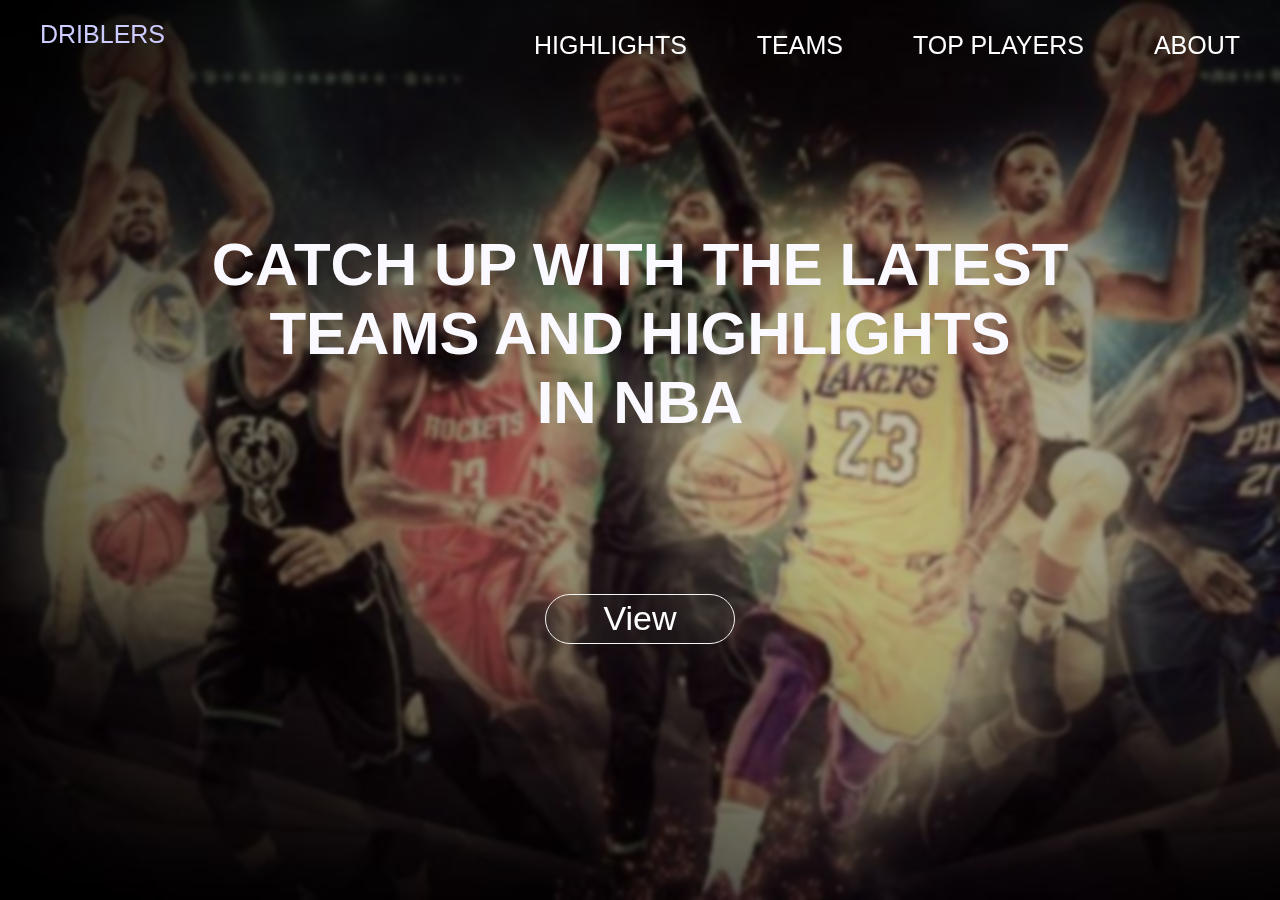
<file: index.html>
<!DOCTYPE html>	
<html>
<head>
	<title>Front Page</title>
	<meta http-equiv="CONTENT-TYPE" content="text/html; charset=UTF-8">
        <meta name="viewport" content="width=device-width, initial-scale=1.0">
        
    </head>
	<body>
	<top>
	<p class="nba">DRIBLERS<p>
	<div class="first">
	<ul class="navigation">
                <li class="items"><a href="hl.html">HIGHLIGHTS</a></li>
                <li class="items"><a href="tm.html">TEAMS</a></li>
				<li class="items"><a href="tp.html">TOP PLAYERS</a></li>
				<li class="items"><a href="ab.html">ABOUT</a></li>
    </ul>
    </div>
    </top>
	
	<main>
       <div class="box">
		   <br><br><br><br><br>
		  <center> <h1>CATCH UP WITH THE  LATEST <br>TEAMS AND HIGHLIGHTS<br> IN NBA<br>
		   <br>
		   <br>
		   
		   
		   
		  <a href="hl.html"> <input type="button" value="View"></a> </h1></center>
		  <br> <br>
	   </div>
    </main>	 
		
	</body>
	<style>
* {
  margin: 0;
  padding: 0;
  box-sizing: border-box;
}
	body{
	
	background-image:url(image1.jpeg);
	background-repeat: no-repeat;
	background-size: cover;
	backdrop-filter: blur(2.3px);
	min-height:100vh;
	font-family: sans-serif;
	color:white;
	text-align:center;
	}
img{
	filter:blur(5px);
}


	.top {
  position: fixed;
  

}

.first {
  min-height: 10vh;
  display: flex;
  align-items: center;
  justify-content: space-between;
  padding: 10px;
 

	
}

.first h1 {
  color: #ccf
}
.navigation {
  list-style: none;
  display: flex;
  align-items: center;
  justify-content: flex-end;
  flex: 1;
}

.items a {
  margin-left:10px;
  font-size:25px;
  text-decoration: none;
  color: white;
  padding: 0px 30px; 
}

.items a:hover {
	border:1px solid white;
	border-radius:15px;
	background:rgba(63, 63, 62, 0.2);
	box-shadow: 0 8px 32 0px  rgba(31, 38, 135, 0.37);
	-webkit-backdrop-filter: blur(18px);
	backdrop-filter: blur(18px);
	color: #f2ffcc;

	
}
.nba {
	position:absolute;
	margin-top:20px;
	margin-left:40px;
	height:60px;
	 width:68px;
	 font-size: 25px;
	 color: #ccf;
}
.box input{
	margin: 5px 5px 5px 5px;
	font-family: sans-serif;
	font-size: 34px;
	width: 190px;
	height: 50px;
	border-radius: 30px;
	border:1px solid whitesmoke;
	background:rgba(63, 63, 62, 0.2);
	box-shadow: 0 8px 32 0px  rgba(31, 38, 135, 0.37);
	-webkit-backdrop-filter: blur(3px);
	backdrop-filter: blur(3px);
 	color: white;
}
.box h1{
	padding-bottom: 20px;
	font-size: 60px;
	padding-top: 50px;
	font-family:sans-serif;
	color: rgb(249, 249, 255);
	
	

}

.box p{
	font-size: 20px;
}

	  </style>
</html>
</file>
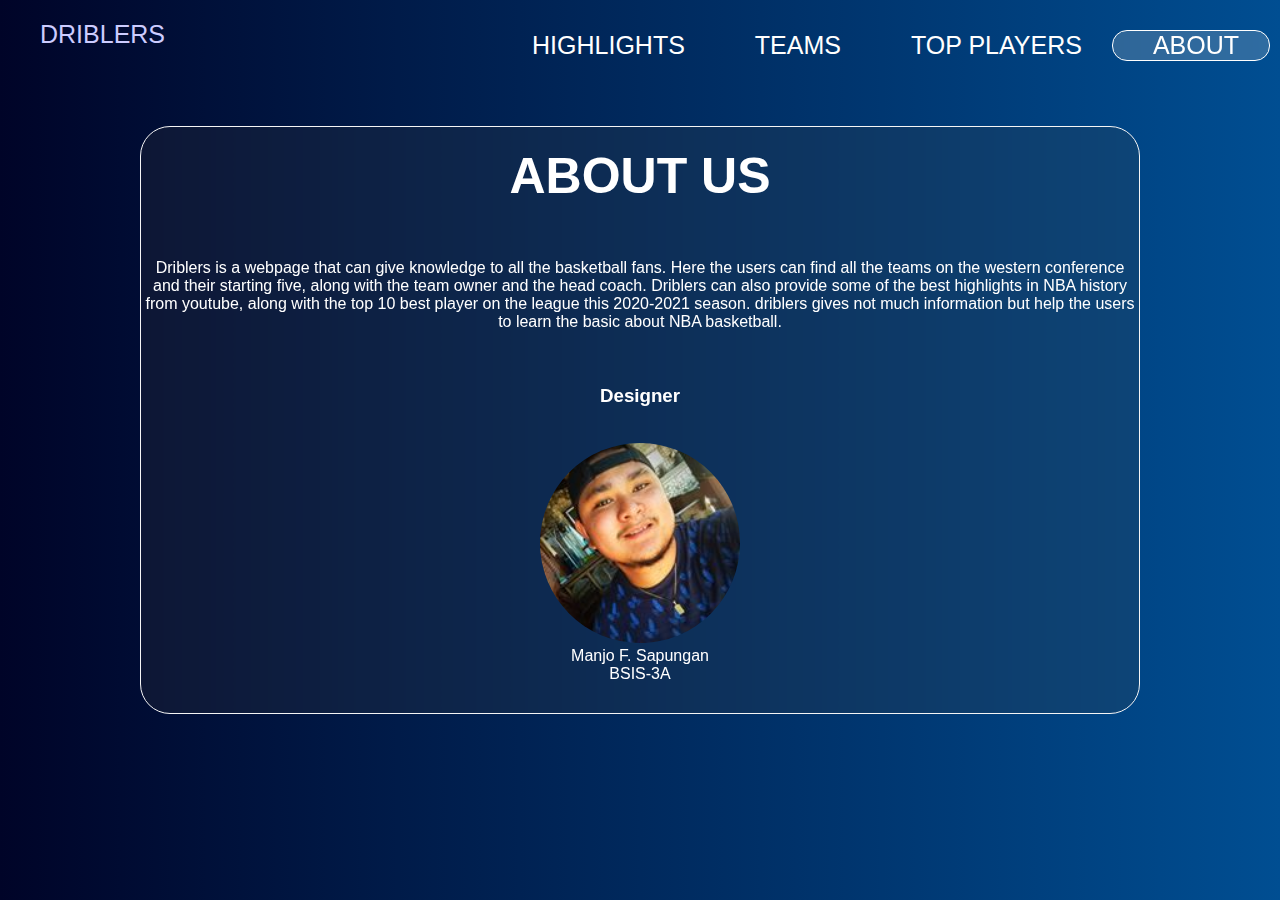
<file: ab.html>
<!DOCTYPE html>	
<html>
<head>
	<title>About</title>
	<meta http-equiv="CONTENT-TYPE" content="text/html; charset=UTF-8">
        <meta name="viewport" content="width=device-width, initial-scale=1.0">
        <link rel="stylesheet" href="style.css"/>
    </head>
	<body style=" background:linear-gradient(to right,#000428, #004e92)">
	<top>
	<p class="nba">DRIBLERS<p>
	<div class="first">
	<ul class="navigation">
				
                <li class="items"><a href="hl.html">HIGHLIGHTS</a></li>
                <li class="items"><a href="tm.html">TEAMS</a></li>
				<li class="items"><a href="tp.html">TOP PLAYERS</a></li>
				<li class="items" style="border:1px solid white;
				border-radius:15px;
				background:rgba(235, 235, 232, 0.2);
				box-shadow: 0 8px 32 0px  rgba(31, 38, 135, 0.37);
				-webkit-backdrop-filter: blur(18px);
				backdrop-filter: blur(18px);
				color: #f2ffcc;"><a href="ab.html">ABOUT</a></li>
    </ul>
    </div>
    </top>
	<main>
		<br>
		<br>
		<div class="playoff" id="playoff">
		<h1 style="font-size:50px;">ABOUT US</h1>
		<br>
		<br>
		<br>
		<p> Driblers is a webpage that can give knowledge to all the basketball fans. Here the users can find all the teams on the western conference and their
		starting five, along with the team owner and the head coach. Driblers can also provide some of the best highlights in NBA history from youtube, along with the top 10 
		best player on the league this 2020-2021 season. driblers gives not much information but help the users to learn the basic about NBA basketball.
		</p>
		<br>
		<br>
		<br>
		<h3> Designer </h3>
		<br>
		<br>
		<img src ="me.jpg"  class="me" alt="me">
		<p> Manjo F. Sapungan <br>
				BSIS-3A </p>
		</div>
	</main>
	</body>
</html>
</file>
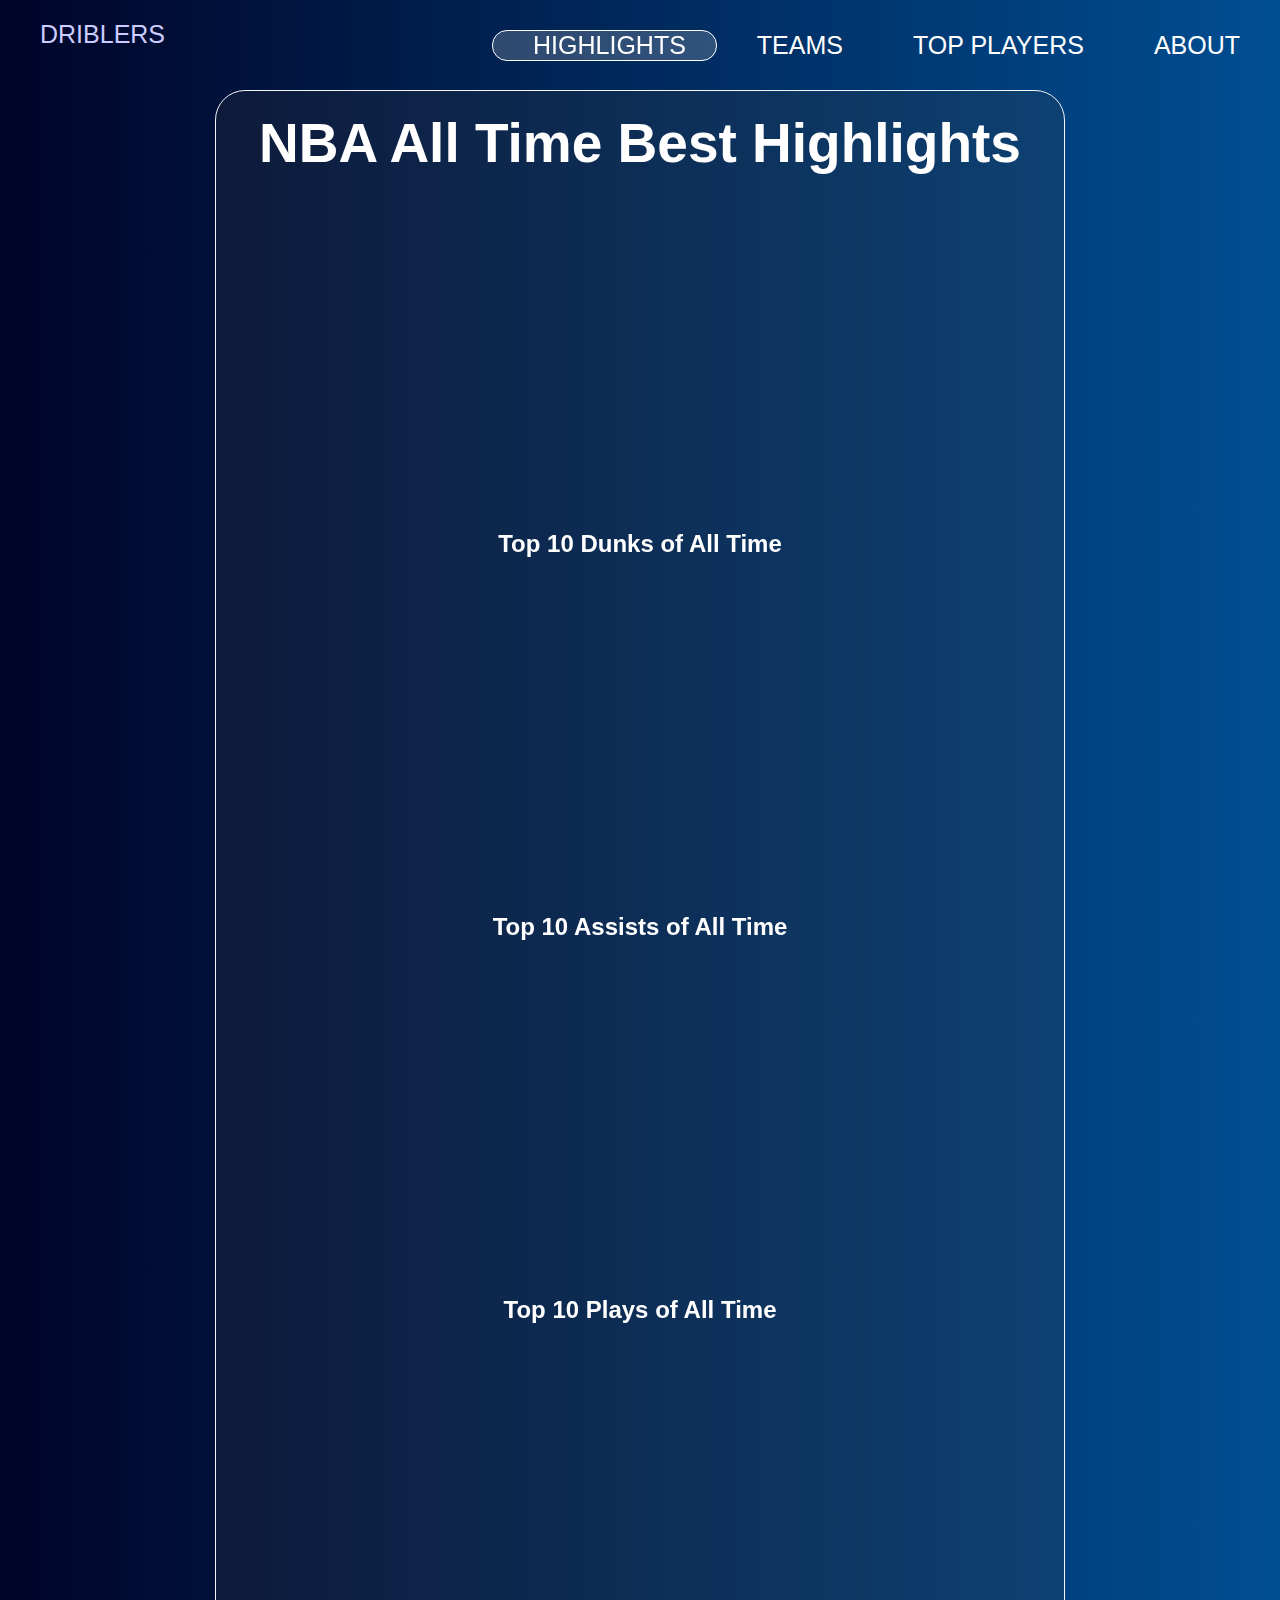
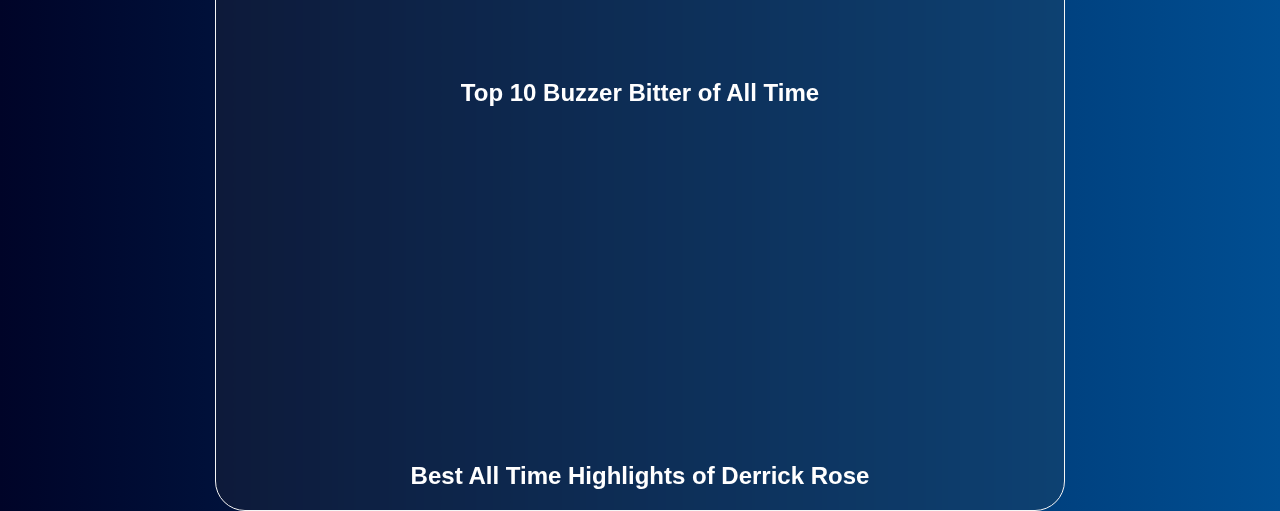
<file: hl.html>
<!DOCTYPE html>	
<html>
<head>
	<title>Highlights</title>
	<meta http-equiv="CONTENT-TYPE" content="text/html; charset=UTF-8">
        <meta name="viewport" content="width=device-width, initial-scale=1.0">
        <link rel="stylesheet" href="style.css"/>
    </head>
	<body style=" background:linear-gradient(to right,#000428, #004e92)"></body>
	<top>
	<p class="nba">DRIBLERS<p>
	<div class="first">
	<ul class="navigation">
				
                <li class="items" style="border:1px solid white;
				border-radius:15px;
				background:rgba(235, 235, 232, 0.2);
				box-shadow: 0 8px 32 0px  rgba(31, 38, 135, 0.37);
				-webkit-backdrop-filter: blur(18px);
				backdrop-filter: blur(18px);
				color: #f2ffcc;"><a href="hl.html">HIGHLIGHTS</a></li>
                <li class="items"><a href="tm.html">TEAMS</a></li>
				<li class="items"><a href="tp.html">TOP PLAYERS</a></li>
				<li class="items"><a href="ab.html">ABOUT</a></li>
    </ul>
    </div>
    </top>
	<main>
		<div class="highlights">
		<center><h1 style="font-size: 55px;">NBA All Time Best Highlights</h1>
		<br>
		<br>
		<iframe width="560" height="315" src="https://www.youtube.com/embed/rxstI9vp0KQ" frameborder="0" allow="accelerometer; autoplay; clipboard-write; encrypted-media; gyroscope; picture-in-picture" allowfullscreen></iframe>
		<h2> Top 10 Dunks of All Time</h2>
		<br>
		<br>
		<iframe width="560" height="315" src="https://www.youtube.com/embed/zywTPcVUo_Q" frameborder="0" allow="accelerometer; autoplay; clipboard-write; encrypted-media; gyroscope; picture-in-picture" allowfullscreen></iframe>
		<h2> Top 10 Assists of All Time</h2>
		<br>
		<br>
		<iframe width="560" height="315" src="https://www.youtube.com/embed/rgVQGwvmMwk" frameborder="0" allow="accelerometer; autoplay; clipboard-write; encrypted-media; gyroscope; picture-in-picture" allowfullscreen></iframe>
		<h2> Top 10 Plays of All Time</h2>
		<br>
		<br>
		<iframe width="560" height="315" src="https://www.youtube.com/embed/VRxMntqoUXc" frameborder="0" allow="accelerometer; autoplay; clipboard-write; encrypted-media; gyroscope; picture-in-picture" allowfullscreen></iframe>
		<h2> Top 10 Buzzer Bitter of All Time</h2>
		<br>
		<br>
		<iframe width="560" height="315" src="https://www.youtube.com/embed/3WHcA6NpjRs" frameborder="0" allow="accelerometer; autoplay; clipboard-write; encrypted-media; gyroscope; picture-in-picture" allowfullscreen></iframe>
		<h2> Best  All Time Highlights of Derrick Rose</h2></center>
		
		<div class="arrow-btn">
		<a href="#"><span class="fas fa-angel-up"></span>
		</div>
	</div>
	</main>
	</body>
</html>
</file>
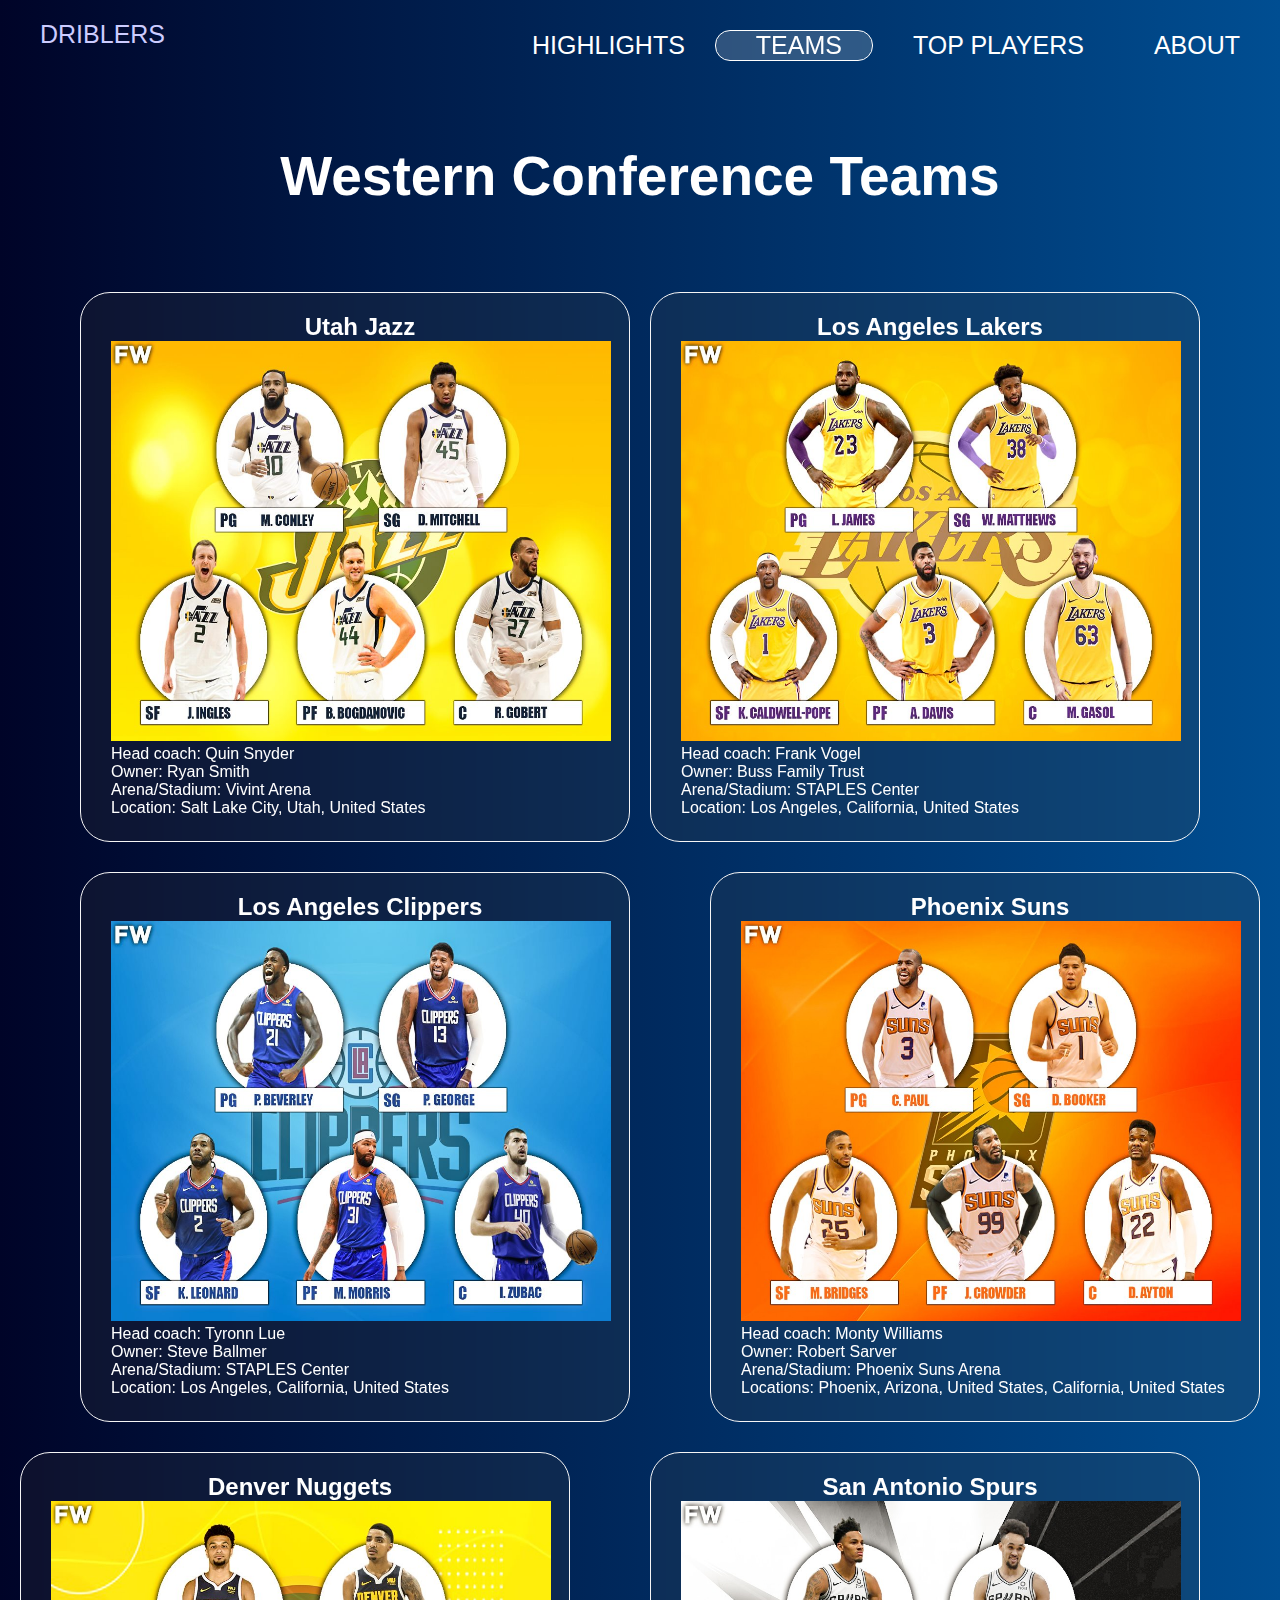
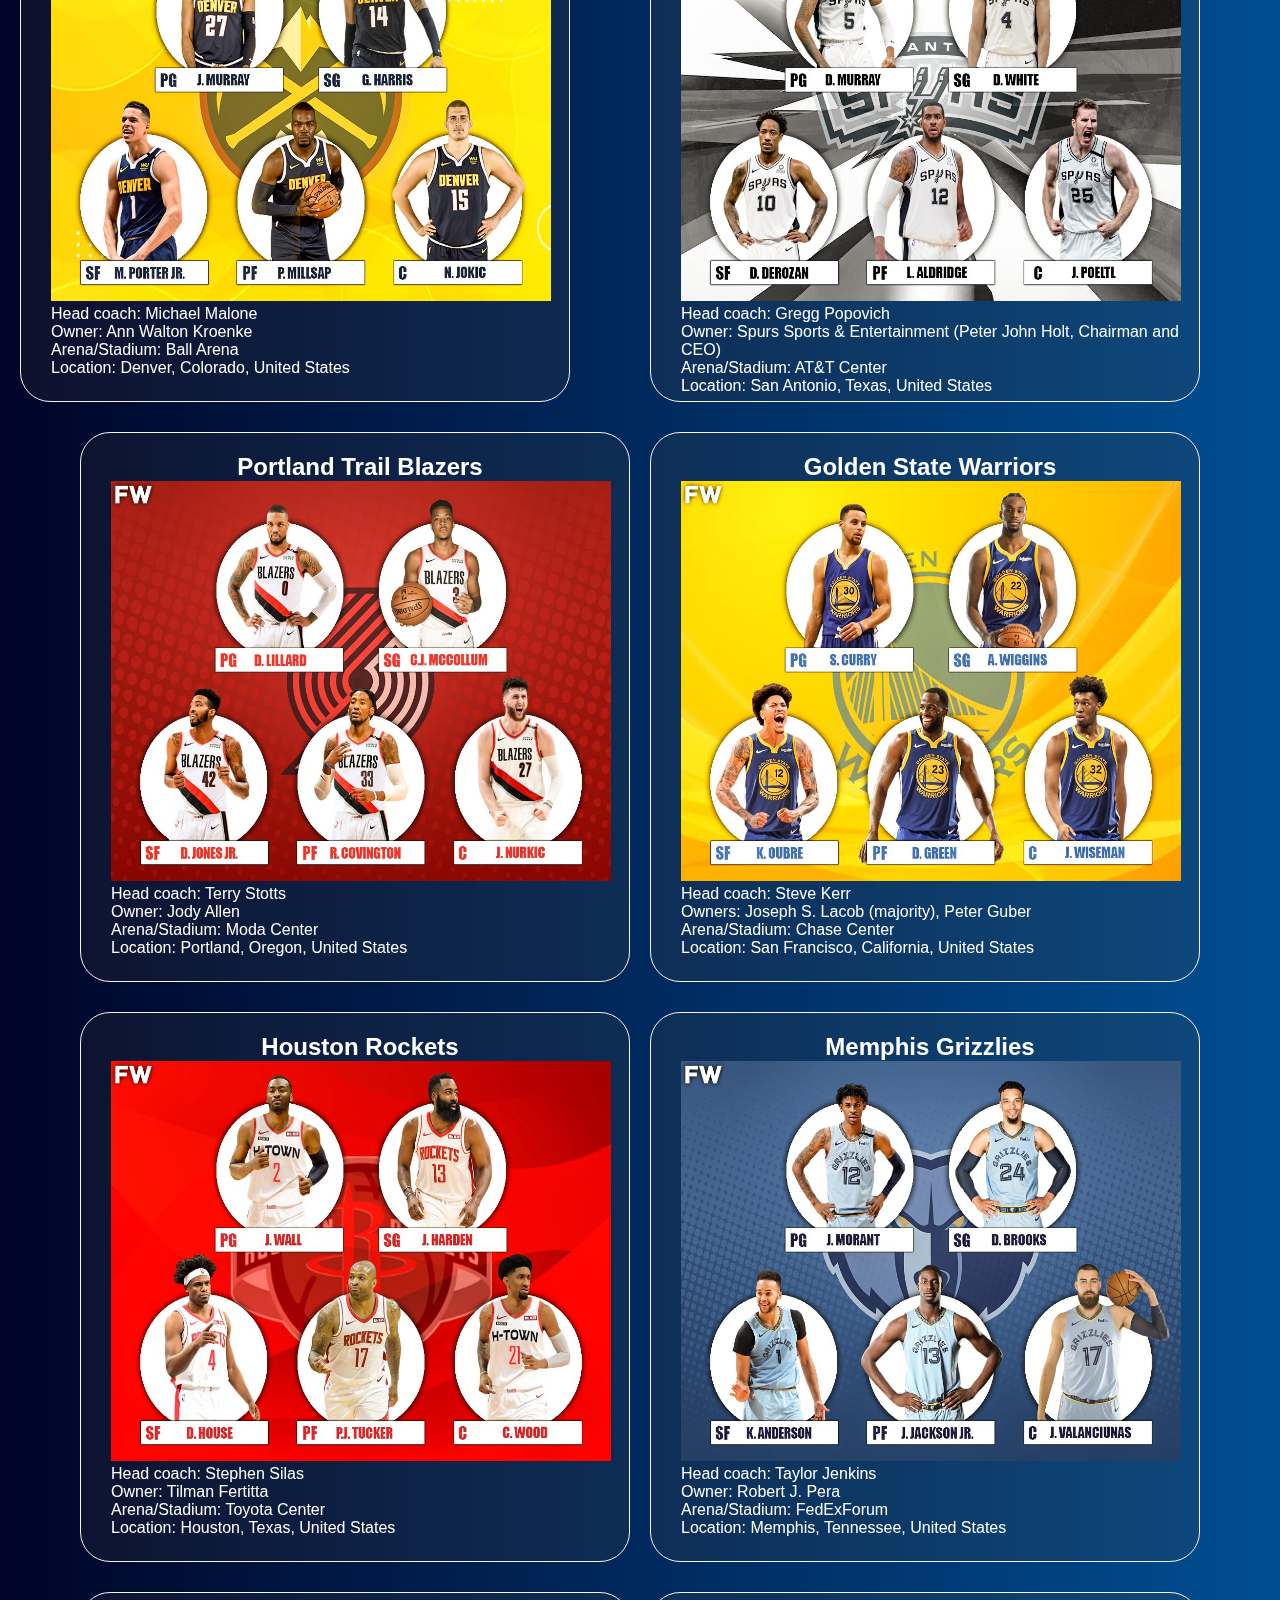
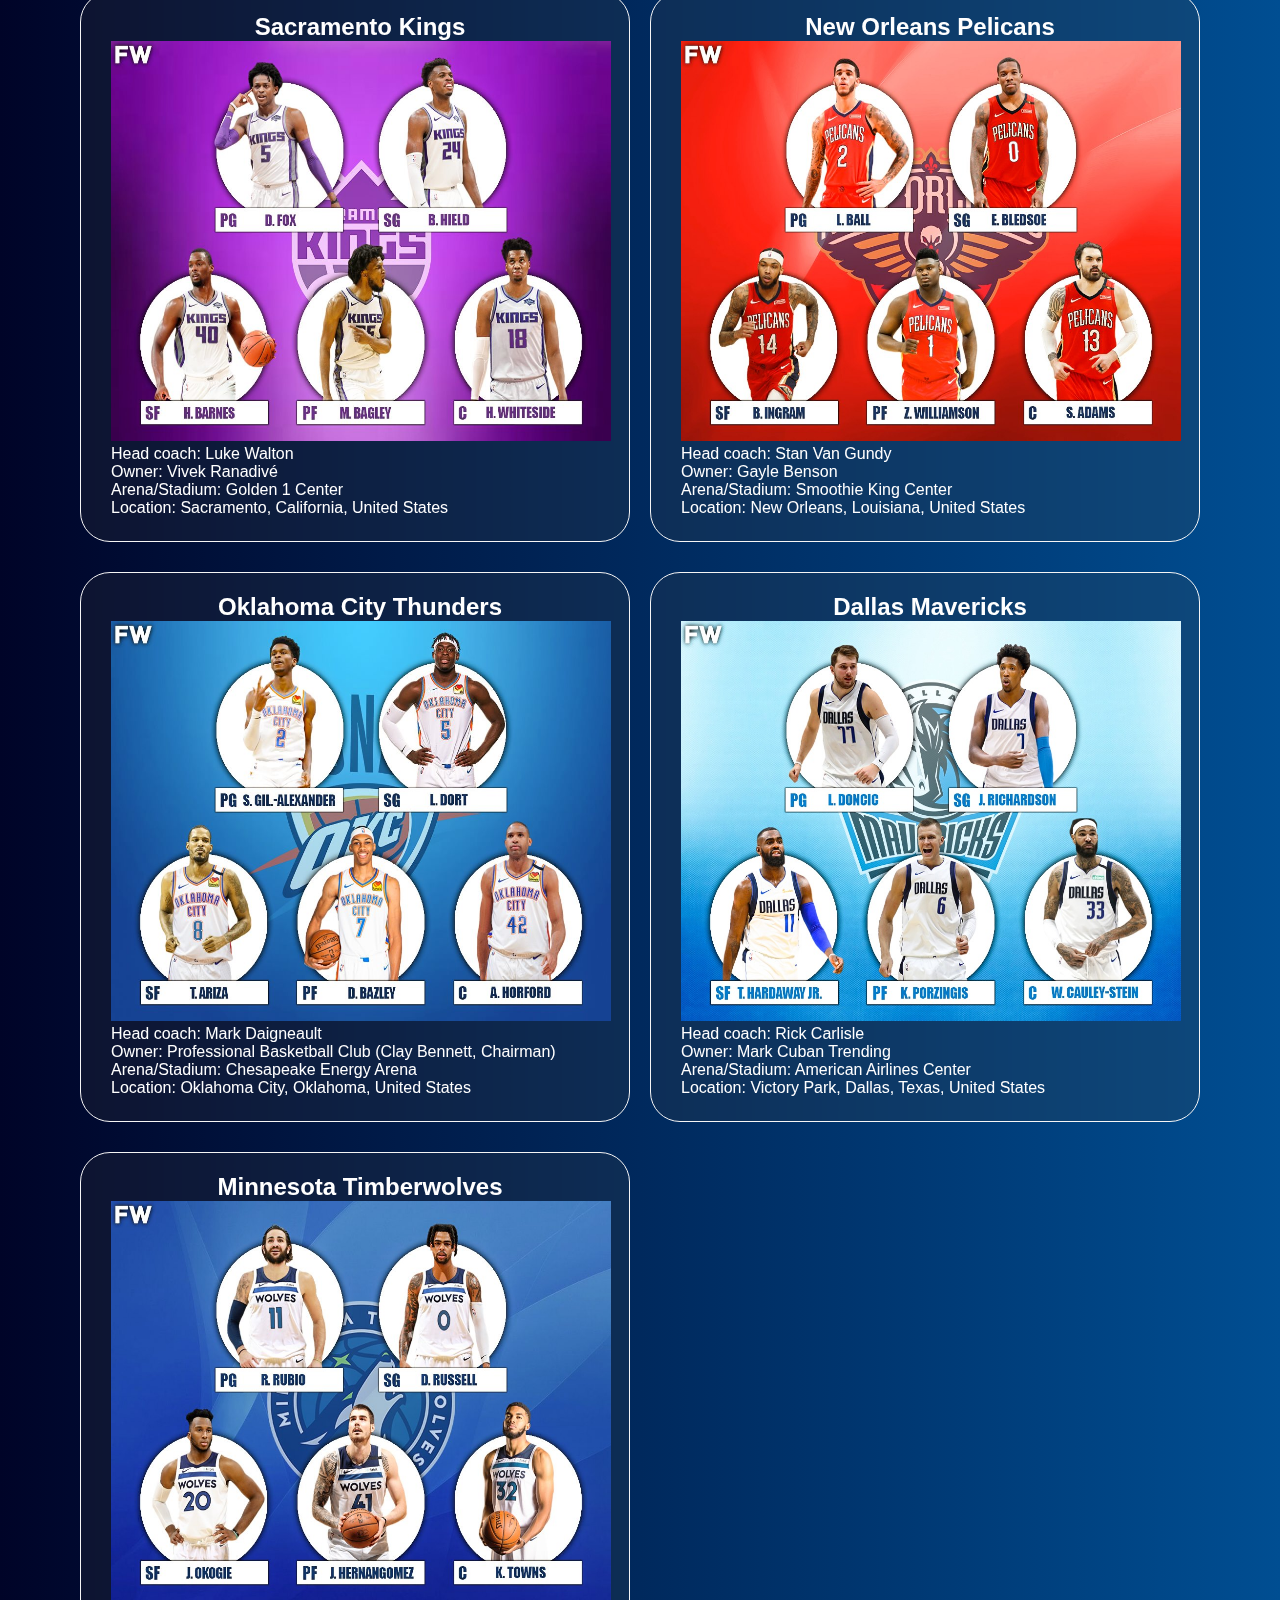
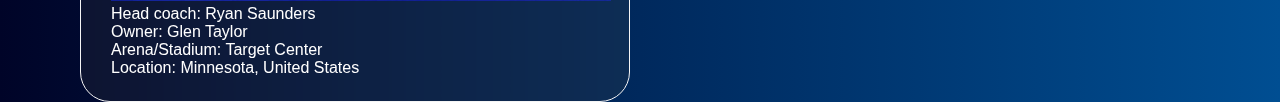
<file: tm.html>
<!DOCTYPE html>	
<html>
<head>
	<title>Western Conference Teams</title>
	<meta http-equiv="CONTENT-TYPE" content="text/html; charset=UTF-8">
        <meta name="viewport" content="width=device-width, initial-scale=1.0">
        <link rel="stylesheet" href="style.css"/>
    </head>
	<body style=" background:linear-gradient(to right,#000428, #004e92)">
	<top>
	<p class="nba">DRIBLERS<p>
	<div class="first">
	<ul class="navigation">
                <li class="items"><a href="hl.html">HIGHLIGHTS</a></li>
                <li class="items" style="border:1px solid white;
				border-radius:15px;
				background:rgba(235, 235, 232, 0.2);
				box-shadow: 0 8px 32 0px  rgba(31, 38, 135, 0.37);
				-webkit-backdrop-filter: blur(18px);
				backdrop-filter: blur(18px);
				color: #f2ffcc;"><a href="tm.html">TEAMS</a></li>
				<li class="items"><a href="tp.html">TOP PLAYERS</a></li>
				<li class="items"><a href="ab.html">ABOUT</a></li>
    </ul>
    </div>
    </top>
	
	<main> 
		<br>
		<br>
		<br>
	<h1 style="font-size: 55px;">Western Conference Teams </h1>
	<div class="team" id="team">
		<br>
		<br>
		<br>
		<div class="utah">
		<h2> Utah Jazz </h2>
		<img src ="ufirst5.jpg" style="width: 500px; height:400px;">
		<p> Head coach: Quin Snyder <br>
				Owner: Ryan Smith <br>
				Arena/Stadium: Vivint Arena <br>
				Location: Salt Lake City, Utah, United States
		</p>
		<br>
		<br>
	</div>
	<div class="la">
		<h2> Los Angeles Lakers </h2>
		<img src ="lfirst5.jpg" style="width: 500px; height:400px;">
		<p> Head coach: Frank Vogel  <br>
				Owner: Buss Family Trust  <br>
				Arena/Stadium: STAPLES Center  <br>
				Location:  Los Angeles, California, United States
		</p>
		<br>
		<br>
	</div>
	<div class="clippers">
		<h2> Los Angeles Clippers</h2>
		<img src ="cfirst5.jpg" style="width: 500px; height:400px;">
		<p> Head coach: Tyronn Lue  <br>
				Owner: Steve Ballmer  <br>
				Arena/Stadium: STAPLES Center  <br>
				Location: Los Angeles, California, United States
		</p>
		<br>
		<br>
		</div>
		<div class="suns">
		<h2> Phoenix Suns </h2>
		<img src ="sfirst5.jpg" style="width: 500px; height:400px;">
		<p>  Head coach: Monty Williams  <br>
				Owner: Robert Sarver  <br>
				Arena/Stadium: Phoenix Suns Arena  <br>
				Locations: Phoenix, Arizona, United States, California, United States
		</p>
		<br>
		<br>
	</div>
		<div class="spurs">
		<h2> San Antonio Spurs</h2>
		<img src ="spfirst5.jpg" style="width: 500px; height:400px;">
		<p>Head coach: Gregg Popovich  <br>
			Owner: Spurs Sports & Entertainment (Peter John Holt, Chairman and CEO)  <br>
			Arena/Stadium: AT&T Center  <br>
			Location: San Antonio, Texas, United States 
		</p>
		<br>
		<br>
		</div>
		<div class="denver">
		<h2> Denver Nuggets</h2>
		<img src ="dfirst5.jpg" style="width: 500px; height:400px;">
		<p>Head coach: Michael Malone  <br>
			Owner: Ann Walton Kroenke  <br> 
			Arena/Stadium: Ball Arena  <br>
			Location: Denver, Colorado, United States
		</p>
		<br>
		<br>
	</div>
	<div class="blazers">
		<h2> Portland Trail Blazers </h2>
		<img src ="bfirst5.jpg" style="width: 500px; height:400px;">
		<p>Head coach: Terry Stotts  <br>
			Owner: Jody Allen  <br>
			Arena/Stadium: Moda Center  <br>
			Location: Portland, Oregon, United States	
		</p>
		<br>
		<br>
	</div>
	<div class="gs">
		<h2> Golden State Warriors</h2>
		<img src ="gfirst5.jpg" style="width: 500px; height:400px;">
		<p> Head coach: Steve Kerr  <br>
			Owners: Joseph S. Lacob (majority), Peter Guber   <br>
			Arena/Stadium: Chase Center   <br>
			Location: San Francisco, California, United States
		</p>
		<br>
		<br>
		</div>
		<div class="rockets">
		<h2> Houston Rockets </h2>
		<img src ="rfirst5.jpg" style="width: 500px; height:400px;">
		<p>   Head coach: Stephen Silas  <br>
			Owner: Tilman Fertitta  <br>
			Arena/Stadium: Toyota Center  <br>
			Location: Houston, Texas, United States
		</p>
		<br>
		<br>
		</div>
		<div class="memphis">
		<h2> Memphis Grizzlies </h2>
		<img src ="mfirst5.jpg" style="width: 500px; height:400px;">
		<p> Head coach: Taylor Jenkins  <br>
				Owner: Robert J. Pera  <br>
				Arena/Stadium: FedExForum <br>
				Location: Memphis, Tennessee, United States  <br>
		</p>
		<br>
		<br>
		</div>
		<div class="kings">
		<h2>Sacramento Kings  </h2>
		<img src ="kfirst5.jpg" style="width: 500px; height:400px;">
		<p> Head coach: Luke Walton  <br>
				Owner: Vivek Ranadivé  <br>
				Arena/Stadium: Golden 1 Center  <br>
				Location: Sacramento, California, United States 
		</p>
		<br>
		<br>
		</div>
		<div class="pelicians">
		<h2>New Orleans Pelicans  </h2>
		<img src ="pfirst5.jpg" style="width: 500px; height:400px;">
		<p>  Head coach: Stan Van Gundy  <br>
				Owner: Gayle Benson  <br>
				Arena/Stadium: Smoothie King Center  <br>
				Location: New Orleans, Louisiana, United States
		</p>
		<br>
		<br>
		</div>
		<div class="okc">
		<h2> Oklahoma City Thunders</h2>
		<img src ="tfirst5.jpg" style="width: 500px; height:400px;">
		<p> Head coach: Mark Daigneault  <br>
				Owner: Professional Basketball Club (Clay Bennett, Chairman)  <br>
				Arena/Stadium: Chesapeake Energy Arena  <br>
				Location: Oklahoma City, Oklahoma, United States
		</p>
		<br>
		<br>
		</div>
		<div class="mavericks">
		<h2>Dallas Mavericks</h2>
		<img src ="mavsfirst5.jpg" style="width: 500px; height:400px;">
		<p> Head coach: Rick Carlisle  <br>
				Owner: Mark Cuban Trending  <br>
				Arena/Stadium: American Airlines Center  <br>
				Location: Victory Park, Dallas, Texas, United States
		</p>
		<br>
		<br>
		</div>
		<div class="wolves">
		<h2>Minnesota Timberwolves </h2>
		<img src ="wfirst5.jpg" style="width: 500px; height:400px;">
		<p> Head coach: Ryan Saunders <br>
				Owner: Glen Taylor <br>
				Arena/Stadium: Target Center <br>
				Location: Minnesota, United States
		</p>
	</div>
	</div>
		
	
	
	</main>
	</body>
	<style>
		h2{
			text-align: center;
			font-family: sans-serif;
		}
	</style>
</html>
</file>
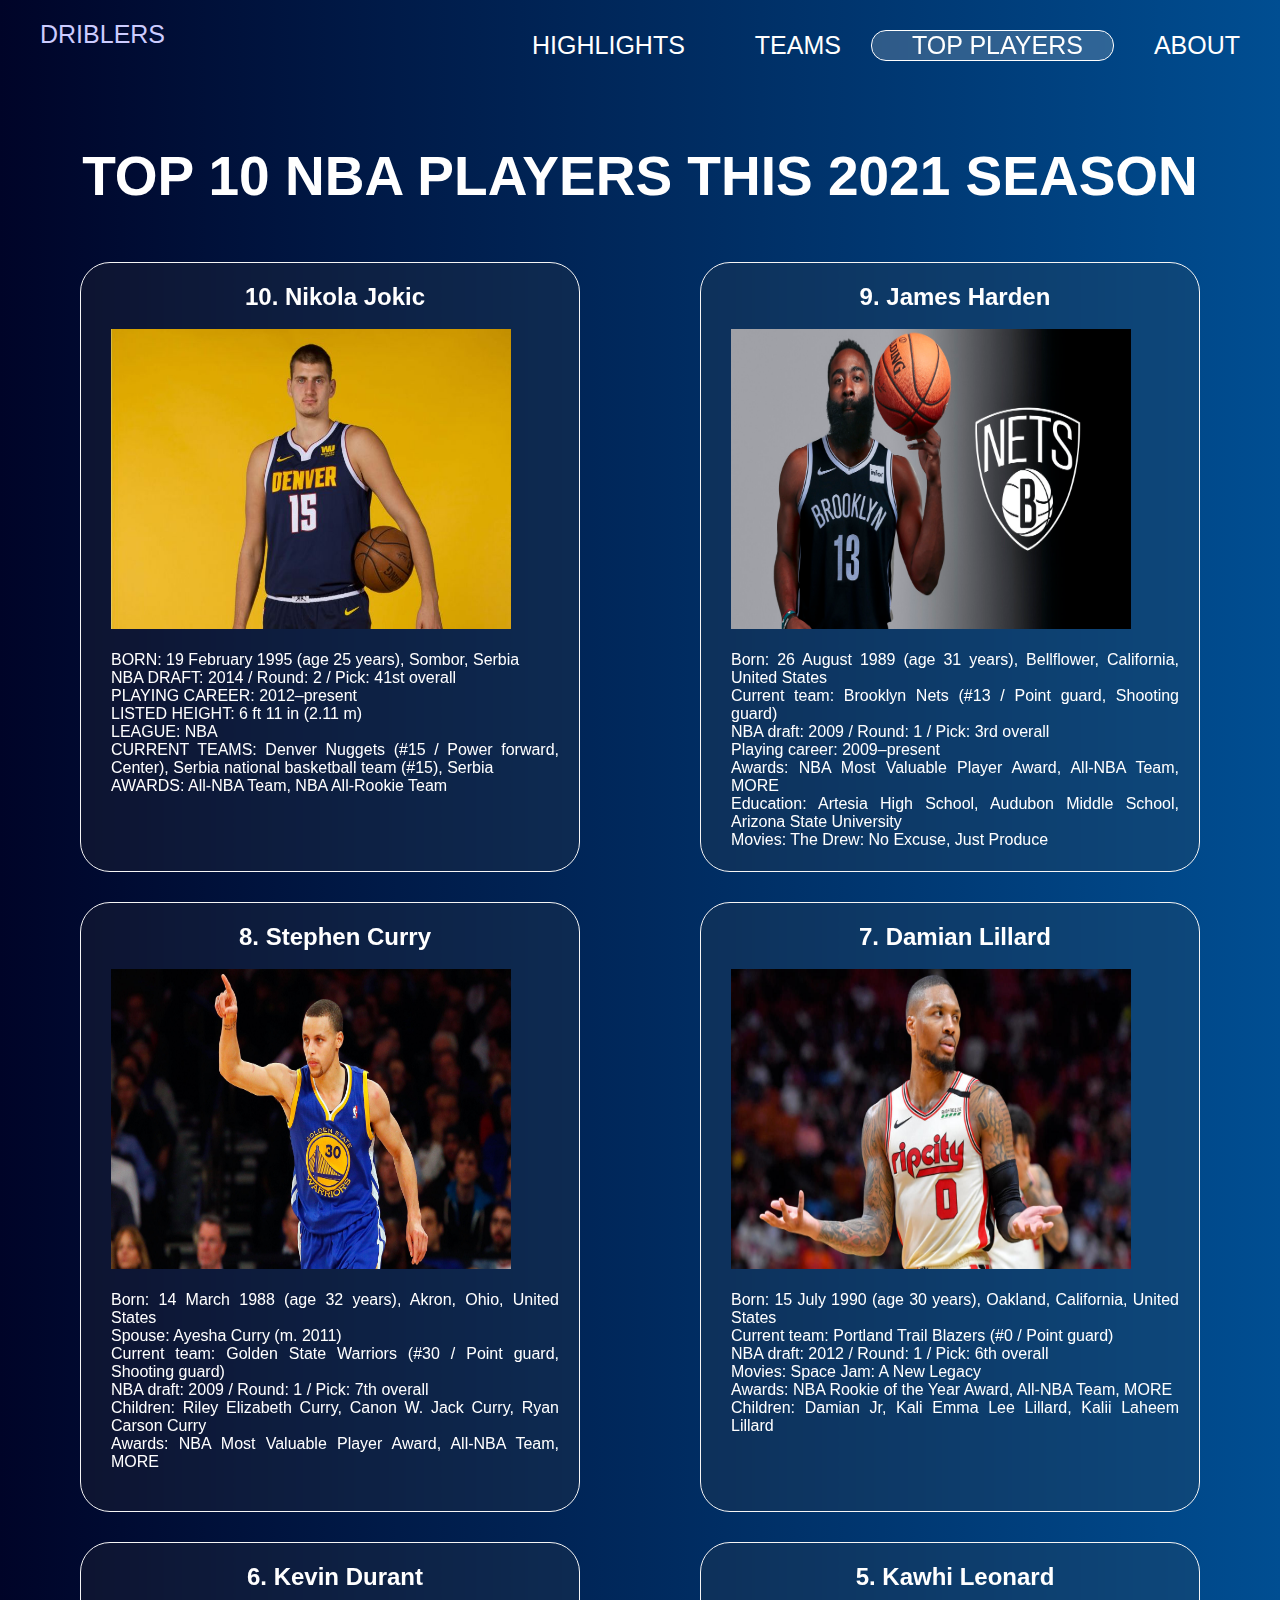
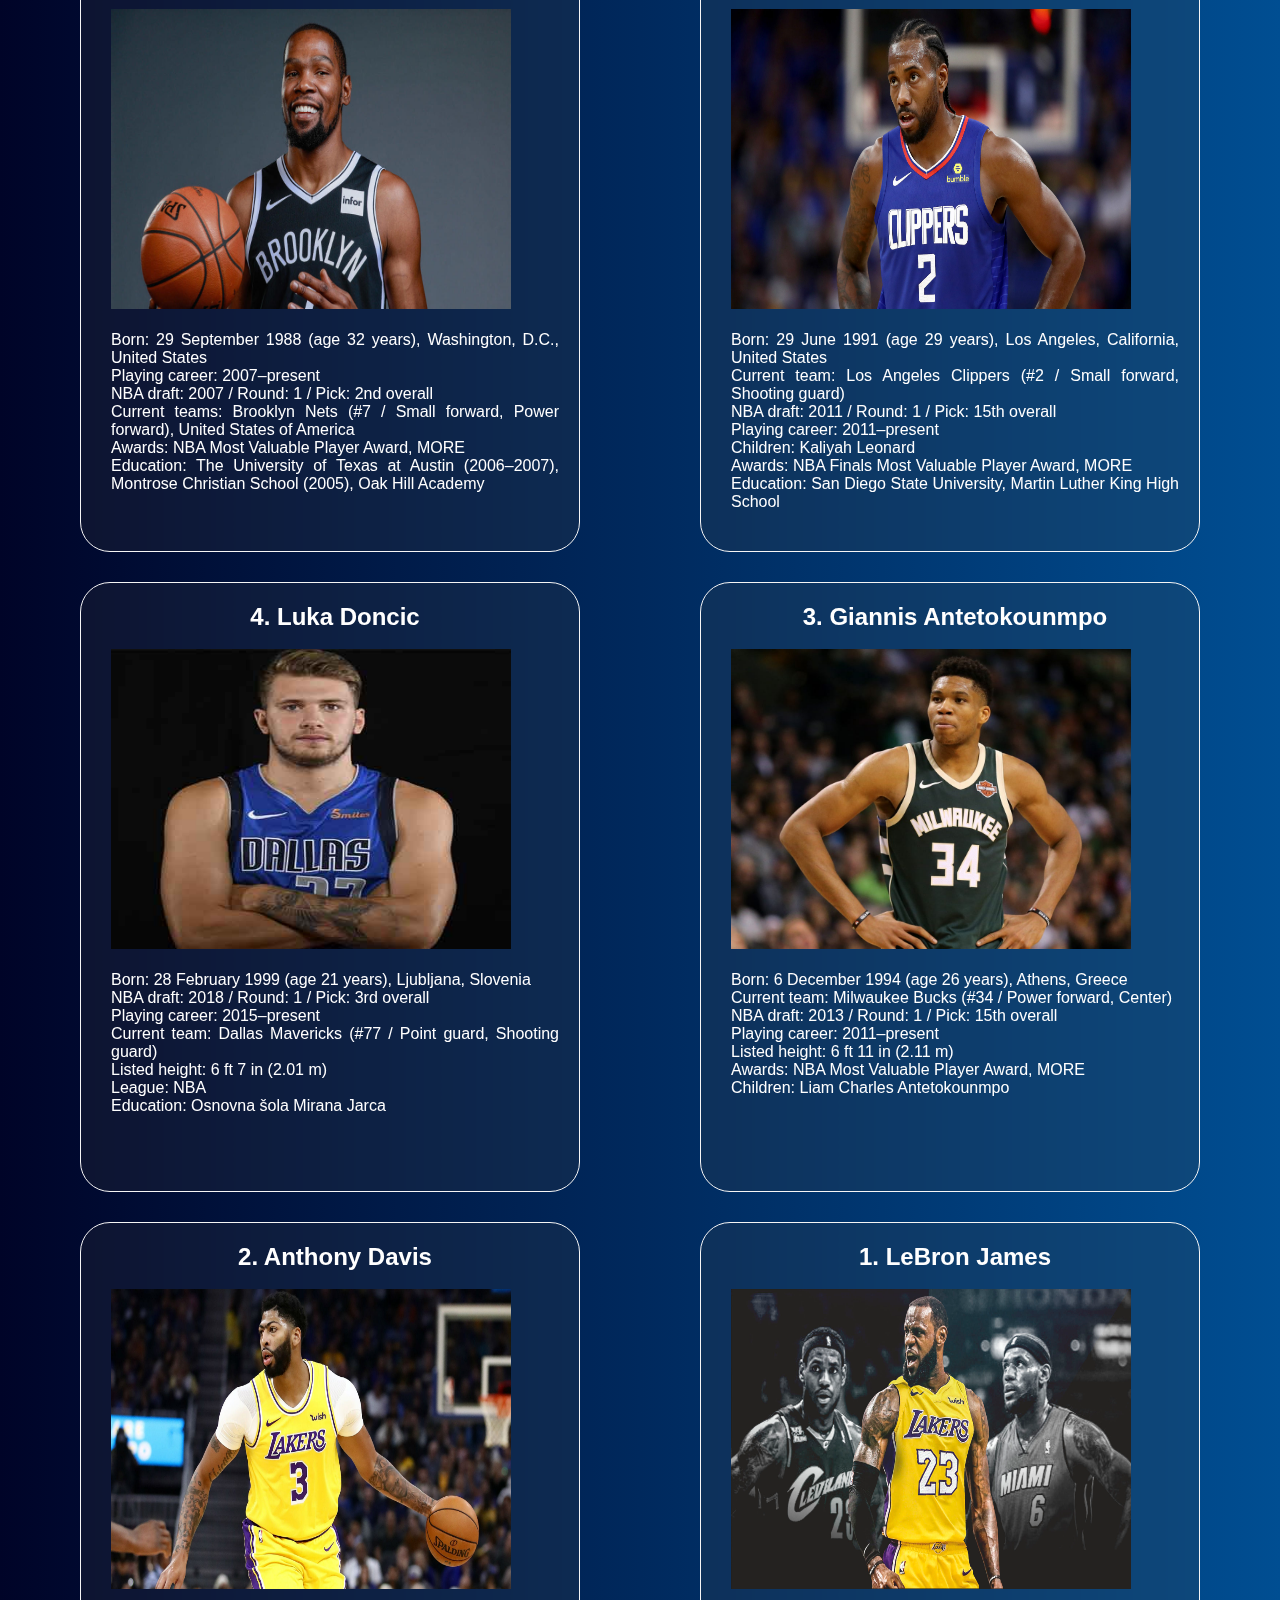
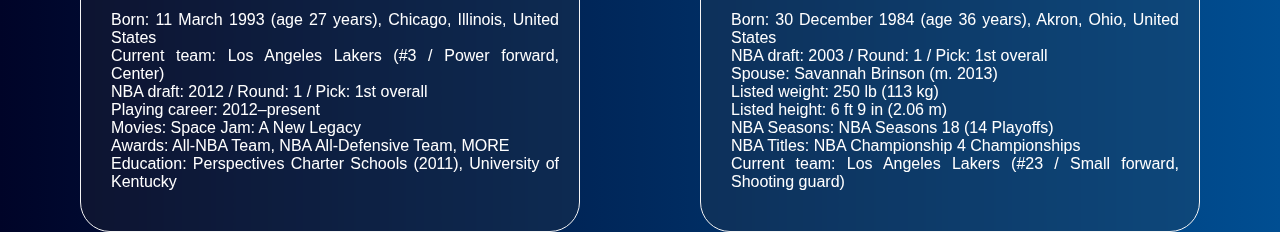
<file: tp.html>
<!DOCTYPE html>	
<html>
<head>
	<title>NBA Top Players</title>
	<meta http-equiv="CONTENT-TYPE" content="text/html; charset=UTF-8">
        <meta name="viewport" content="width=device-width, initial-scale=1.0">
        <link rel="stylesheet" href="style.css"/>
    </head>
	<body style=" background:linear-gradient(to right,#000428, #004e92)">
	<top>
	<p class="nba">DRIBLERS<p>
	<div class="first">
	<ul class="navigation">
				
                <li class="items"><a href="hl.html">HIGHLIGHTS</a></li>
                <li class="items"><a href="tm.html">TEAMS</a></li>
				<li class="items"style="border:1px solid white;
				border-radius:15px;
				background:rgba(235, 235, 232, 0.2);
				box-shadow: 0 8px 32 0px  rgba(31, 38, 135, 0.37);
				-webkit-backdrop-filter: blur(18px);
				backdrop-filter: blur(18px);
				color: #f2ffcc;"><a href="tp.html">TOP PLAYERS</a></li>
				<li class="items"><a href="ab.html">ABOUT</a></li>
    </ul>
    </div>
    </top>
	<main>
		<div class="boxxx">
		<br>
		<br>
		<br>
		<h1 style="font-size: 55px;">TOP 10 NBA PLAYERS THIS 2021 SEASON </h1>
		<br>
		<br>
		<br>
		<div class="nikola">
		<center><h2> 10. Nikola Jokic </h2></center><br>
		<img src ="jokic.jpg" style="width: 400px; height:300px; float: center;"><br>
		<br><p> BORN: 19 February 1995 (age 25 years), Sombor, Serbia<br>
				NBA DRAFT: 2014 / Round: 2 / Pick: 41st overall<br>
				PLAYING CAREER: 2012–present<br>
				LISTED HEIGHT: 6 ft 11 in (2.11 m)<br>
				LEAGUE: NBA<br>
				CURRENT TEAMS: Denver Nuggets (#15 / Power forward, Center), Serbia national basketball team (#15), Serbia<br>
				AWARDS: All-NBA Team, NBA All-Rookie Team
		</p>
	</div>
		
		<div class="harden">
		<h2> 9. James Harden </h2><br>
		<img src ="harden.jpg" style="width: 400px; height:300px;"><br><br>
		<p>Born: 26 August 1989 (age 31 years), Bellflower, California, United States<br>
				Current team: Brooklyn Nets (#13 / Point guard, Shooting guard) <br>
				NBA draft: 2009 / Round: 1 / Pick: 3rd overall <br>
				Playing career: 2009–present <br>
				Awards: NBA Most Valuable Player Award, All-NBA Team, MORE <br>
				Education: Artesia High School, Audubon Middle School, Arizona State University<br>
				Movies: The Drew: No Excuse, Just Produce
		</p></div></div>
		<br>
		<br>
		<div class="curry">
	<h2> 8. Stephen Curry </h2><br>
		<img src ="curry.jpg" style="width: 400px; height:300px;"><br><br>
		<p>  Born: 14 March 1988 (age 32 years), Akron, Ohio, United States<br>
				Spouse: Ayesha Curry (m. 2011)<br>
				Current team: Golden State Warriors (#30 / Point guard, Shooting guard)<br>
				NBA draft: 2009 / Round: 1 / Pick: 7th overall<br>
				Children: Riley Elizabeth Curry, Canon W. Jack Curry, Ryan Carson Curry<br>
				Awards: NBA Most Valuable Player Award, All-NBA Team, MORE
		</p>
		<br>
		<br>
	</div>
	<div class="lliard">
		<h2> 7. Damian Lillard </h2><br>
		<img src ="lillard.jpg" style="width: 400px; height:300px;"><br><br>
		<p>  Born: 15 July 1990 (age 30 years), Oakland, California, United States <br>
				Current team: Portland Trail Blazers (#0 / Point guard) <br>
				NBA draft: 2012 / Round: 1 / Pick: 6th overall <br>
				Movies: Space Jam: A New Legacy <br>
				Awards: NBA Rookie of the Year Award, All-NBA Team, MORE <br>
				Children: Damian Jr, Kali Emma Lee Lillard, Kalii Laheem Lillard 
		</p>
		<br>
		<br>
	</div>
	<div class="durant">
		<h2> 6. Kevin Durant</h2><br>
		<img src ="durant.jpg" style="width: 400px; height:300px;"><br><br>
		<p>Born: 29 September 1988 (age 32 years), Washington, D.C., United States <br>
				Playing career: 2007–present <br>
				NBA draft: 2007 / Round: 1 / Pick: 2nd overall <br>
				Current teams: Brooklyn Nets (#7 / Small forward, Power forward), United States of America <br>
				Awards: NBA Most Valuable Player Award, MORE <br>
				Education: The University of Texas at Austin (2006–2007), Montrose Christian School (2005), Oak Hill Academy 
		</p>
		<br>
		<br>
	</div>
	<div class="kawhi">
		<h2> 5. Kawhi Leonard </h2><br>
		<img src ="leonard.jpg" style="width: 400px; height:300px;"><br><br>
		<p> Born: 29 June 1991 (age 29 years), Los Angeles, California, United States <br>
				Current team: Los Angeles Clippers (#2 / Small forward, Shooting guard) <br>
				NBA draft: 2011 / Round: 1 / Pick: 15th overall <br>
				Playing career: 2011–present <br>
				Children: Kaliyah Leonard <br>
				Awards: NBA Finals Most Valuable Player Award, MORE <br>
				Education: San Diego State University, Martin Luther King High School 
		</p>
		<br>
		<br></div>
		<div class="luka">
		<h2> 4. Luka Doncic </h2><br>
		<img src ="doncic.jpg" style="width: 400px; height:300px;"><br><br>
		<p> Born: 28 February 1999 (age 21 years), Ljubljana, Slovenia <br>
				NBA draft: 2018 / Round: 1 / Pick: 3rd overall <br>
				Playing career: 2015–present <br>
				Current team: Dallas Mavericks (#77 / Point guard, Shooting guard) <br>
				Listed height: 6 ft 7 in (2.01 m) <br>
				League: NBA <br>
				Education: Osnovna šola Mirana Jarca 
		</p>
		<br>
		<br>
	</div>
	<div class="giannis">
		<h2> 3. Giannis Antetokounmpo</h2><br>
		<img src ="antetokounmpo.jpg" style="width: 400px; height:300px;"><br><br>
		<p> Born: 6 December 1994 (age 26 years), Athens, Greece <br>
				Current team: Milwaukee Bucks (#34 / Power forward, Center) <br>
				NBA draft: 2013 / Round: 1 / Pick: 15th overall <br>
				Playing career: 2011–present <br>
				Listed height: 6 ft 11 in (2.11 m) <br>
				Awards: NBA Most Valuable Player Award, MORE <br>
				Children: Liam Charles Antetokounmpo
		
		</p>
		<br>
		<br>
	</div>
	<div class="davis">
		<h2> 2.  Anthony Davis</h2><br>
		<img src ="davis.jpg" style="width: 400px; height:300px;"><br><br>
		<p> Born: 11 March 1993 (age 27 years), Chicago, Illinois, United States <br>
				Current team: Los Angeles Lakers (#3 / Power forward, Center) <br>
				NBA draft: 2012 / Round: 1 / Pick: 1st overall <br>
				Playing career: 2012–present <br>
				Movies: Space Jam: A New Legacy <br>
				Awards: All-NBA Team, NBA All-Defensive Team, MORE <br>
				Education: Perspectives Charter Schools (2011), University of Kentucky
		
		</p>
		<br>
		<br>
	</div>
	<div class="lebron">
		<h2> 1. LeBron James </h2><br>
		<img src ="james.jpg" style="width: 400px; height:300px;"><br><br>
		<p> Born: 30 December 1984 (age 36 years), Akron, Ohio, United States <br>
				NBA draft: 2003 / Round: 1 / Pick: 1st overall <br>
				Spouse: Savannah Brinson (m. 2013) <br>
				Listed weight: 250 lb (113 kg) <br>
				Listed height: 6 ft 9 in (2.06 m) <br>
				NBA Seasons:	NBA Seasons 18 (14 Playoffs)  <br>
				NBA Titles:	NBA Championship 4 Championships  <br>
				Current team: Los Angeles Lakers (#23 / Small forward, Shooting guard)
		
		</p>
		
		
		
	</div>
	
	</div>
	
	</main>
	</body>
	<style>
		h2{
			text-align: center;
		}
	</style>
</html>
</file>
<file: style.css>
* {
  margin: 0;
  padding: 0;
  box-sizing: border-box;
}
body {

	min-height:100vh;
	font-family: sans-serif;
	color:white;
	text-align:center;
	background-color:black
	
	
	

}

.top {
  position: fixed;
  

}

.first {
  min-height: 10vh;
  display: flex;
  align-items: center;
  justify-content: space-between;
  padding: 10px;
 

	
}

.first h1 {
  color: #ccf
}
.navigation {
  list-style: none;
  display: flex;
  align-items: center;
  justify-content: flex-end;
  flex: 1;
}

.items a {
  margin-left:10px;
  font-size:25px;
  text-decoration: none;
  color: white;
  padding: 0px 30px; 
}

.items a:hover {
	border:1px solid white;
	border-radius:15px;
	background:rgba(235, 235, 232, 0.2);
	box-shadow: 0 8px 32 0px  rgba(31, 38, 135, 0.37);
	-webkit-backdrop-filter: blur(18px);
	backdrop-filter: blur(18px);
	color: #f2ffcc;

	
}

.nba {
	position:absolute;
	margin-top:20px;
	margin-left:40px;
	height:60px;
	 width:68px;
	 font-size: 25px;
	 color: #ccf;
}

.web1 p {
	
	font-family: sans-serif;
	text-align:center;
	color:white;
	font-size:120px;
	float: left;
	margin-left:80px;
	margin-top:80px;
	display:block;
	

	
}

.web1 .rightimg{
	margin-top: 50px;
	float:center	;
	min-width:100px;
	min-height:100px;
	

}

.web1 .bio {
	text-decoration: justify;
	text-align:right-side;
	font-size:20px;
}
.web1 {
  background-color:black ;
}
.web1 input {
	background-color: transparent;
	color: white;
	padding:10px 10px 10px 10px;
	border-radius:1px solid;
	border-radius:5px;
	border-color: white;
	font-family: sans-serif;
	text-align:center;
	font-size:20px;
	float: left;
	margin-left:80px;
	margin-top:80px;
	display:block;
   min-width: 200px;
}
.web1 input:hover{
	border:1px solid white;
	border-radius:15px;
	background:rgba(235, 232, 232, 0.2);
	box-shadow: 0 8px 32 0px  rgba(31, 38, 135, 0.37);
	-webkit-backdrop-filter: blur(18px);
	backdrop-filter: blur(18px);
	color: #f2ffcc;
}
 .arrow-btn{
	 position:fixed;
	 bottom: 40px;
	 right: 39px;
	 color:white;
 }
 
.arrow-btn a{
	height:40px;
	width:39px;
	background:white;
	border-radius: 3px;
}
 
.me{
	width:200px;
	height:200px;
	border-radius:50%;
	text-align:center; 
}
.playoff{
	width: 1000px;
	border-radius: 30px;
	border:1px solid whitesmoke;
	background:rgba(63, 63, 62, 0.2);
	box-shadow: 0 8px 32 0px  rgba(31, 38, 135, 0.37);
	-webkit-backdrop-filter: blur(3px);
	backdrop-filter: blur(3px);
	 color: white;
	 float: center;
	 position:center;
	margin:auto;
	font-family: sans-serif;
	padding-bottom: 30px;
	padding-top:20px;
}
.nikola{
	text-align: justify;
	float: left;
	width: 500px;
	height: 610px;
	border-radius: 30px;
	border:1px solid whitesmoke;
	background:rgba(63, 63, 62, 0.2);
	box-shadow: 0 8px 32 0px  rgba(31, 38, 135, 0.37);
	-webkit-backdrop-filter: blur(3px);
	backdrop-filter: blur(3px);
	margin-left: 80px;
	align-items: center;
	padding-left: 30px;
	padding-top: 20px;
	padding-bottom: 20px;
	padding-right: 20px;
	position: relative;

}
.nikola p{
	color: white;
	font-family: sans-serif;
}
.harden{
	position: relative;
	text-align: justify;
	float:right;
	width: 500px;
	height: 610px;
	border-radius: 30px;
	border:1px solid whitesmoke;
	background:rgba(63, 63, 62, 0.2);
	box-shadow: 0 8px 32 0px  rgba(31, 38, 135, 0.37);
	-webkit-backdrop-filter: blur(3px);
	backdrop-filter: blur(3px);
	margin-right: 80px;
	align-items: center;
	padding-left: 30px;
	padding-top: 20px;
	padding-bottom: 20px;
	padding-right: 20px;

}
.harden p{
	color:white;
	font-family: sans-serif;
}
.curry{
	text-align: justify;
	float: left;
	height: 610px;
	width: 500px;
	border-radius: 30px;
	border:1px solid whitesmoke;
	background:rgba(63, 63, 62, 0.2);
	box-shadow: 0 8px 32 0px  rgba(31, 38, 135, 0.37);
	-webkit-backdrop-filter: blur(3px);
	backdrop-filter: blur(3px);
	margin-left: 80px;
	align-items: center;
	padding-left: 30px;
	padding-top: 20px;
	padding-bottom: 20px;
	padding-right: 20px;
	position: relative;
	margin-top: 30px;

}
.curry p{
	color: white;
	font-family: sans-serif;
}
.lliard{
	text-align: justify;
	float: right;
	height: 610px;
	width: 500px;
	border-radius: 30px;
	border:1px solid whitesmoke;
	background:rgba(63, 63, 62, 0.2);
	box-shadow: 0 8px 32 0px  rgba(31, 38, 135, 0.37);
	-webkit-backdrop-filter: blur(3px);
	backdrop-filter: blur(3px);
	margin-right: 80px;
	align-items: center;
	padding-left: 30px;
	padding-top: 20px;
	padding-bottom: 20px;
	padding-right: 20px;
	position: relative;
	margin-top: 30px;

}
.lliard p{
	color: white;
	font-family: sans-serif;
}
.durant{
	text-align: justify;
	float: left;
	height: 610px;
	width: 500px;
	border-radius: 30px;
	border:1px solid whitesmoke;
	background:rgba(63, 63, 62, 0.2);
	box-shadow: 0 8px 32 0px  rgba(31, 38, 135, 0.37);
	-webkit-backdrop-filter: blur(3px);
	backdrop-filter: blur(3px);
	margin-left: 80px;
	align-items: center;
	padding-left: 30px;
	padding-top: 20px;
	padding-bottom: 20px;
	padding-right: 20px;
	position: relative;
	margin-top: 30px;

}
.durant p{
	color: white;
	font-family: sans-serif;
}
.kawhi{
	text-align: justify;
	float: right;
	height: 610px;
	width: 500px;
	border-radius: 30px;
	border:1px solid whitesmoke;
	background:rgba(63, 63, 62, 0.2);
	box-shadow: 0 8px 32 0px  rgba(31, 38, 135, 0.37);
	-webkit-backdrop-filter: blur(3px);
	backdrop-filter: blur(3px);
	margin-right: 80px;
	align-items: center;
	padding-left: 30px;
	padding-top: 20px;
	padding-bottom: 20px;
	padding-right: 20px;
	position: relative;
	margin-top: 30px;

}
.kawhi p{
	color: white;
	font-family: sans-serif;
}
.luka{
		text-align: justify;
		float: left;
		height: 610px;
		width: 500px;
		border-radius: 30px;
		border:1px solid whitesmoke;
		background:rgba(63, 63, 62, 0.2);
		box-shadow: 0 8px 32 0px  rgba(31, 38, 135, 0.37);
		-webkit-backdrop-filter: blur(3px);
		backdrop-filter: blur(3px);
		margin-left: 80px;
		align-items: center;
		padding-left: 30px;
		padding-top: 20px;
		padding-bottom: 20px;
		padding-right: 20px;
		position: relative;
		margin-top: 30px;
	
	}
	.luka p{
		color: white;
		font-family: sans-serif;
	}
	.giannis{
		text-align: justify;
		float: right;
		height: 610px;
		width: 500px;
		border-radius: 30px;
		border:1px solid whitesmoke;
		background:rgba(63, 63, 62, 0.2);
		box-shadow: 0 8px 32 0px  rgba(31, 38, 135, 0.37);
		-webkit-backdrop-filter: blur(3px);
		backdrop-filter: blur(3px);
		margin-right: 80px;
		align-items: center;
		padding-left: 30px;
		padding-top: 20px;
		padding-bottom: 20px;
		padding-right: 20px;
		position: relative;
		margin-top: 30px;
	
	}
	.giannis p{
		color: white;
		font-family: sans-serif;
	}
	.davis{
		text-align: justify;
		float: left;
		height: 610px;
		width: 500px;
		border-radius: 30px;
		border:1px solid whitesmoke;
		background:rgba(63, 63, 62, 0.2);
		box-shadow: 0 8px 32 0px  rgba(31, 38, 135, 0.37);
		-webkit-backdrop-filter: blur(3px);
		backdrop-filter: blur(3px);
		margin-left: 80px;
		align-items: center;
		padding-left: 30px;
		padding-top: 20px;
		padding-bottom: 20px;
		padding-right: 20px;
		position: relative;
		margin-top: 30px;
	
	}
	.davis p{
		color: white;
		font-family: sans-serif;
	}
	
	.lebron{
		text-align: justify;
		float: right;
		height: 610px;
		width: 500px;
		border-radius: 30px;
		border:1px solid whitesmoke;
		background:rgba(63, 63, 62, 0.2);
		box-shadow: 0 8px 32 0px  rgba(31, 38, 135, 0.37);
		-webkit-backdrop-filter: blur(3px);
		backdrop-filter: blur(3px);
		margin-right: 80px;
		align-items: center;
		padding-left: 30px;
		padding-top: 20px;
		padding-bottom: 20px;
		padding-right: 20px;
		position: relative;
		margin-top: 30px;
	
	}
	.lebron p{
		color: white;
		font-family: sans-serif;
	}
	.utah{
		text-align: justify;
		float: left;
		height: 550px;
		width: 550px;
		border-radius: 30px;
		border:1px solid whitesmoke;
		background:rgba(63, 63, 62, 0.2);
		box-shadow: 0 8px 32 0px  rgba(31, 38, 135, 0.37);
		-webkit-backdrop-filter: blur(3px);
		backdrop-filter: blur(3px);
		margin-left: 80px;
		align-items: center;
		padding-left: 30px;
		padding-top: 20px;
		padding-bottom: 20px;
		padding-right: 20px;
		position: relative;
		margin-top: 30px;
	
	}
	.utah p{
		color: white;
		font-family: sans-serif;
	}
	.la{
		text-align: justify;
		float: right;
		height: 550px;
		width: 550px;
		border-radius: 30px;
		border:1px solid whitesmoke;
		background:rgba(63, 63, 62, 0.2);
		box-shadow: 0 8px 32 0px  rgba(31, 38, 135, 0.37);
		-webkit-backdrop-filter: blur(3px);
		backdrop-filter: blur(3px);
		margin-right: 80px;
		align-items: center;
		padding-left: 30px;
		padding-top: 20px;
		padding-bottom: 20px;
		padding-right: 20px;
		position: relative;
		margin-top: 30px;
	
	}
	.la p{
		color: white;
		font-family: sans-serif;
	}
	.clippers{
		text-align: justify;
		float: left;
		height: 550px;
		width: 550px;
		border-radius: 30px;
		border:1px solid whitesmoke;
		background:rgba(63, 63, 62, 0.2);
		box-shadow: 0 8px 32 0px  rgba(31, 38, 135, 0.37);
		-webkit-backdrop-filter: blur(3px);
		backdrop-filter: blur(3px);
		margin-left: 80px;
		align-items: center;
		padding-left: 30px;
		padding-top: 20px;
		padding-bottom: 20px;
		padding-right: 20px;
		position: relative;
		margin-top: 30px;
	
	}
	.clippers p{
		color: white;
		font-family: sans-serif;
	}
	.spurs{
		text-align: justify;
		float: right;
		height: 550px;
		width: 550px;
		border-radius: 30px;
		border:1px solid whitesmoke;
		background:rgba(63, 63, 62, 0.2);
		box-shadow: 0 8px 32 0px  rgba(31, 38, 135, 0.37);
		-webkit-backdrop-filter: blur(3px);
		backdrop-filter: blur(3px);
		margin-right: 80px;
		align-items: center;
		padding-left: 30px;
		padding-top: 20px;
		padding-bottom: 20px;
		padding-right: 20px;
		position: relative;
		margin-top: 30px;
	
	}
	.spurs p{
		color: white;
		font-family: sans-serif;
	}
	.suns{
		text-align: justify;
		float: left;
		height: 550px;
		width: 550px;
		border-radius: 30px;
		border:1px solid whitesmoke;
		background:rgba(63, 63, 62, 0.2);
		box-shadow: 0 8px 32 0px  rgba(31, 38, 135, 0.37);
		-webkit-backdrop-filter: blur(3px);
		backdrop-filter: blur(3px);
		margin-left: 80px;
		align-items: center;
		padding-left: 30px;
		padding-top: 20px;
		padding-bottom: 20px;
		padding-right: 20px;
		position: relative;
		margin-top: 30px;
	
	}
	.suns p{
		color: white;
		font-family: sans-serif;
	}
	.denver{
		text-align: justify;
		float: right;
		height: 550px;
		width: 550px;
		border-radius: 30px;
		border:1px solid whitesmoke;
		background:rgba(63, 63, 62, 0.2);
		box-shadow: 0 8px 32 0px  rgba(31, 38, 135, 0.37);
		-webkit-backdrop-filter: blur(3px);
		backdrop-filter: blur(3px);
		margin-right: 80px;
		align-items: center;
		padding-left: 30px;
		padding-top: 20px;
		padding-bottom: 20px;
		padding-right: 20px;
		position: relative;
		margin-top: 30px;
	
	}
	.denver p{
		color: white;
		font-family: sans-serif;
	}
	.blazers{
		text-align: justify;
		float: left;
		height: 550px;
		width: 550px;
		border-radius: 30px;
		border:1px solid whitesmoke;
		background:rgba(63, 63, 62, 0.2);
		box-shadow: 0 8px 32 0px  rgba(31, 38, 135, 0.37);
		-webkit-backdrop-filter: blur(3px);
		backdrop-filter: blur(3px);
		margin-left: 80px;
		align-items: center;
		padding-left: 30px;
		padding-top: 20px;
		padding-bottom: 20px;
		padding-right: 20px;
		position: relative;
		margin-top: 30px;
	
	}
	.blazers p{
		color: white;
		font-family: sans-serif;
	}
	.gs{
		text-align: justify;
		float: right;
		height: 550px;
		width: 550px;
		border-radius: 30px;
		border:1px solid whitesmoke;
		background:rgba(63, 63, 62, 0.2);
		box-shadow: 0 8px 32 0px  rgba(31, 38, 135, 0.37);
		-webkit-backdrop-filter: blur(3px);
		backdrop-filter: blur(3px);
		margin-right: 80px;
		align-items: center;
		padding-left: 30px;
		padding-top: 20px;
		padding-bottom: 20px;
		padding-right: 20px;
		position: relative;
		margin-top: 30px;
	
	}
	.gs p{
		color: white;
		font-family: sans-serif;
	}
	.rockets{
		text-align: justify;
		float: left;
		height: 550px;
		width: 550px;
		border-radius: 30px;
		border:1px solid whitesmoke;
		background:rgba(63, 63, 62, 0.2);
		box-shadow: 0 8px 32 0px  rgba(31, 38, 135, 0.37);
		-webkit-backdrop-filter: blur(3px);
		backdrop-filter: blur(3px);
		margin-left: 80px;
		align-items: center;
		padding-left: 30px;
		padding-top: 20px;
		padding-bottom: 20px;
		padding-right: 20px;
		position: relative;
		margin-top: 30px;
	
	}
	.rockets p{
		color: white;
		font-family: sans-serif;
	}
	.memphis{
		text-align: justify;
		float: right;
		height: 550px;
		width: 550px;
		border-radius: 30px;
		border:1px solid whitesmoke;
		background:rgba(63, 63, 62, 0.2);
		box-shadow: 0 8px 32 0px  rgba(31, 38, 135, 0.37);
		-webkit-backdrop-filter: blur(3px);
		backdrop-filter: blur(3px);
		margin-right: 80px;
		align-items: center;
		padding-left: 30px;
		padding-top: 20px;
		padding-bottom: 20px;
		padding-right: 20px;
		position: relative;
		margin-top: 30px;
	
	}
	.memphis p{
		color: white;
		font-family: sans-serif;
	}
	.kings{
		text-align: justify;
		float: left;
		height: 550px;
		width: 550px;
		border-radius: 30px;
		border:1px solid whitesmoke;
		background:rgba(63, 63, 62, 0.2);
		box-shadow: 0 8px 32 0px  rgba(31, 38, 135, 0.37);
		-webkit-backdrop-filter: blur(3px);
		backdrop-filter: blur(3px);
		margin-left: 80px;
		align-items: center;
		padding-left: 30px;
		padding-top: 20px;
		padding-bottom: 20px;
		padding-right: 20px;
		position: relative;
		margin-top: 30px;
	
	}
	.kings p{
		color: white;
		font-family: sans-serif;
	}
	.pelicians{
		text-align: justify;
		float: right;
		height: 550px;
		width: 550px;
		border-radius: 30px;
		border:1px solid whitesmoke;
		background:rgba(63, 63, 62, 0.2);
		box-shadow: 0 8px 32 0px  rgba(31, 38, 135, 0.37);
		-webkit-backdrop-filter: blur(3px);
		backdrop-filter: blur(3px);
		margin-right: 80px;
		align-items: center;
		padding-left: 30px;
		padding-top: 20px;
		padding-bottom: 20px;
		padding-right: 20px;
		position: relative;
		margin-top: 30px;
	
	}
	.pelicians p{
		color: white;
		font-family: sans-serif;
	}
	.okc{
		text-align: justify;
		float: left;
		height: 550px;
		width: 550px;
		border-radius: 30px;
		border:1px solid whitesmoke;
		background:rgba(63, 63, 62, 0.2);
		box-shadow: 0 8px 32 0px  rgba(31, 38, 135, 0.37);
		-webkit-backdrop-filter: blur(3px);
		backdrop-filter: blur(3px);
		margin-left: 80px;
		align-items: center;
		padding-left: 30px;
		padding-top: 20px;
		padding-bottom: 20px;
		padding-right: 20px;
		position: relative;
		margin-top: 30px;
	
	}
	.okc p{
		color: white;
		font-family: sans-serif;
	}

	.mavericks{
		text-align: justify;
		float: right;
		height: 550px;
		width: 550px;
		border-radius: 30px;
		border:1px solid whitesmoke;
		background:rgba(63, 63, 62, 0.2);
		box-shadow: 0 8px 32 0px  rgba(31, 38, 135, 0.37);
		-webkit-backdrop-filter: blur(3px);
		backdrop-filter: blur(3px);
		margin-right: 80px;
		align-items: center;
		padding-left: 30px;
		padding-top: 20px;
		padding-bottom: 20px;
		padding-right: 20px;
		position: relative;
		margin-top: 30px;
	
	}
	.mavericks p{
		color: white;
		font-family: sans-serif;
	}
	.wolves{
		text-align: justify;
		float: left;
		height: 550px;
		width: 550px;
		border-radius: 30px;
		border:1px solid whitesmoke;
		background:rgba(63, 63, 62, 0.2);
		box-shadow: 0 8px 32 0px  rgba(31, 38, 135, 0.37);
		-webkit-backdrop-filter: blur(3px);
		backdrop-filter: blur(3px);
		margin-left: 80px;
		align-items: center;
		padding-left: 30px;
		padding-top: 20px;
		padding-bottom: 20px;
		padding-right: 20px;
		position: relative;
		margin-top: 30px;
	
	}
	.wolves p{
		color: white;
		font-family: sans-serif;
	}
	.highlights{
		text-align: justify;
		margin: auto;
		
		width: 850px;
		border-radius: 30px;
		border:1px solid whitesmoke;
		background:rgba(63, 63, 62, 0.2);
		box-shadow: 0 8px 32 0px  rgba(31, 38, 135, 0.37);
		-webkit-backdrop-filter: blur(3px);
		backdrop-filter: blur(3px);
		align-items: center;
		align-items: center;
		padding-left: 30px;
		padding-top: 20px;
		padding-bottom: 20px;
		padding-right: 30px;
		position: relative;
		
	
	}
	.highlights h2{
		color: white;
		font-family: sans-serif;
		text-align: center;
	}
</file>
